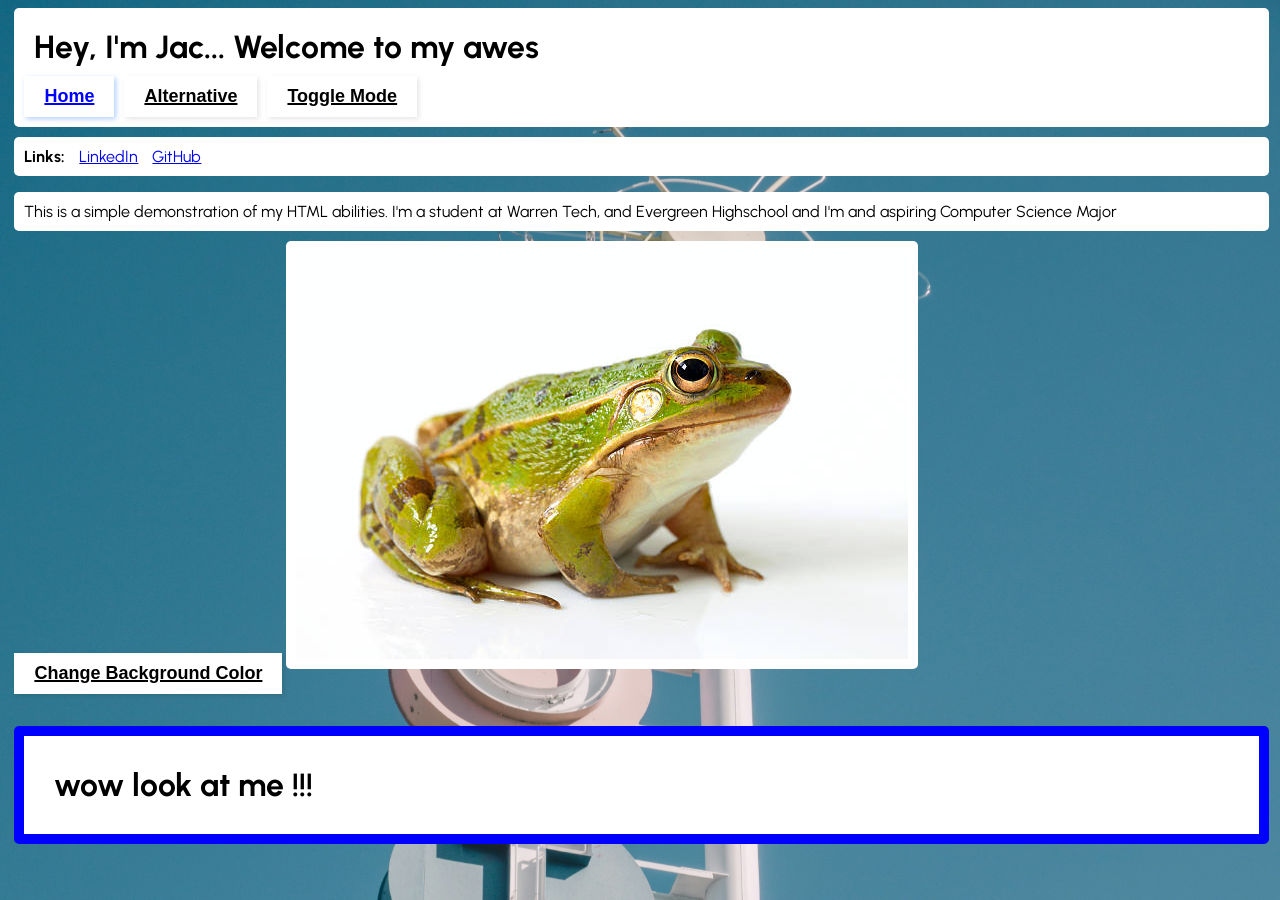
<file: index.html>
<!DOCTYPE html>
<html>
<head>
    <title>Jac's Website</title>
    <link rel="stylesheet" href="styles.css">
    <link rel="preconnect" href="https://fonts.googleapis.com">
    <link rel="preconnect" href="https://fonts.gstatic.com" crossorigin>
    <link href="https://fonts.googleapis.com/css2?family=Urbanist:ital,wght@0,100..900;1,100..900&display=swap" rel="stylesheet">
</head>
<body>
    <div class="white-bg-element">
        <h1 id = "main">Hey, I'm Jac... </h1>
        <div class="header-button-container">
            <a href="index.html">
                <button id = "active">Home</button>
            </a>
            <a href="Pages/alt.html">
                <button>Alternative</button>
            </a>
            <button onclick="toggleDarkMode()">Toggle Mode</button>
        </div>
    </div>
    
    <div class="white-bg-element">
        <ul class="horizontal-list">
        <li><b>Links:</b></li>
        <li><a href="https://www.linkedin.com/in/jacob-clarkson-954653387/">LinkedIn</a></li>
        <li><a href="https://github.com/JClarkson2026">GitHub</a></li>
        </ul>
    </div>
    
    <p class="white-bg-element">This is a simple demonstration of my HTML abilities. I'm a student at Warren Tech, and Evergreen Highschool and I'm and aspiring Computer Science Major</p>
    <button onclick="changeBackgroundColor()">Change Background Color</button>

    <img class="white-bg-element" src="Resources/firefrong.jpg" alt="Cool Frog"> 

    <p class="white-bg-element" id = "cool">wow look at me !!!</p>

    <script>
        function changeBackgroundColor() {
            const elements = document.querySelectorAll('.white-bg-element');

            // Iterate through the selected elements and change their color
            elements.forEach(element => {
                element.style.backgroundColor = 'red'; // Set a new color
            });
        }

                // Add this to your existing JavaScript
        function playBackgroundMusic() {
            var audio = new Audio('Resources/rule.mp3');
            audio.loop = true;
            audio.play();
        }

        // Modify your window.onload function
        window.onload = function() {
            playBackgroundMusic();
        };

        function toggleDarkMode() {
            document.querySelectorAll('.white-bg-element').forEach(el => el.classList.toggle('dark-theme'));
        }

        function typeEffect(element, text, speed = 50) {
            // create a counter to iterate over the characters in `text`
            let i = 0;
            
            // create a function that executes every `speed` microseconds
            const timer = setInterval(() => {
                // while the counter is less than the length of the `text` string
                if (i < text.length) {
                    // update the contents of the HTML `element` by adding the next character in the `text` string to it
                    element.innerHTML += text.charAt(i);
                    i++;
                } else {
                    // when finished, stop the loop
                    clearInterval(timer);
                }
            }, speed);
        }

        // use it like this:
        window.onload = function() {
            // get the target HTML element
            const element = document.getElementById('main');
            // execute the typeEffect function with the element and a message
            typeEffect(element, "Welcome to my awesome website!");
        };
    </script>
</body>
</html>
</file>
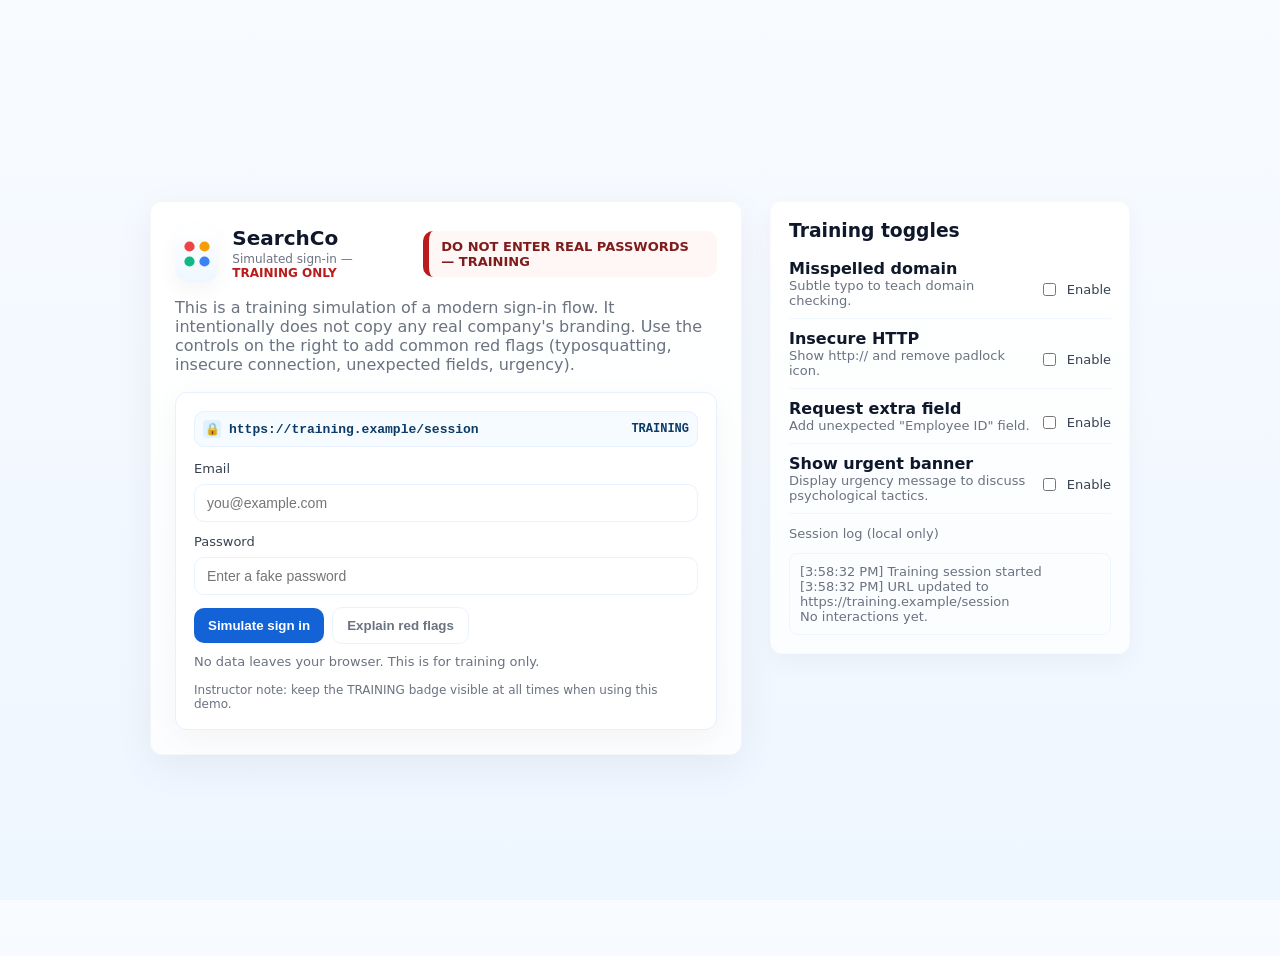
<file: Resources/Sign in - Google Accounts.html>
<!doctype html>
<html lang="en">
<head>
<meta charset="utf-8" />
<meta name="viewport" content="width=device-width,initial-scale=1" />
<title>TRAINING — Safe Sign-in Simulation</title>
<style>
  :root{
    --bg:#f5f8fc;
    --card:#ffffff;
    --accent:#1463d6;    /* pleasant blue but not Google blue */
    --muted:#6b7280;
    --danger:#b91c1c;
    font-family: Inter, system-ui, -apple-system, "Segoe UI", Roboto, Arial, sans-serif;
  }
  html,body{height:100%;margin:0;background:linear-gradient(180deg,#f8fbff,#eef6ff);color:#0f172a}
  .page{min-height:100vh;display:flex;align-items:center;justify-content:center;padding:28px}
  .wrap{width:100%;max-width:980px;display:grid;grid-template-columns:1fr 360px;gap:28px;align-items:start}
  .left{
    padding:24px;border-radius:12px;background:linear-gradient(180deg,#ffffff,#fbfdff);
    box-shadow:0 12px 40px rgba(2,6,23,0.06);border:1px solid rgba(16,24,40,0.03);
  }
  .header{display:flex;align-items:center;gap:14px;margin-bottom:16px}
  .logo-box{width:56px;height:56px;border-radius:12px;display:flex;align-items:center;justify-content:center;background:linear-gradient(180deg,#fff,#eef7ff);box-shadow:0 8px 20px rgba(16,24,40,0.04)}
  .wordmark{font-weight:800;font-size:20px;line-height:1;color:#0f172a}
  .training-badge{margin-left:auto;padding:8px 12px;border-radius:10px;background:#fff6f6;border-left:6px solid var(--danger);color:#7f1d1d;font-weight:800;font-size:13px}
  .lead{color:var(--muted);margin:6px 0 18px 0}
  .device{
    border-radius:12px;padding:18px;background:var(--card);border:1px solid #e8f0ff;box-shadow:0 8px 30px rgba(2,6,23,0.04)
  }
  .fake-url{display:flex;align-items:center;gap:8px;padding:8px;border-radius:10px;background:#f6fbff;border:1px solid #e6f0ff;font-family:monospace;font-weight:700;color:#0b3b66}
  .padlock{width:18px;height:18px;border-radius:4px;display:inline-flex;align-items:center;justify-content:center;background:#dff2ff;color:#0b3b66;font-size:12px}
  label{display:block;margin-top:12px;font-size:13px;color:#374151}
  input[type="text"], input[type="password"]{
    width:100%;padding:10px 12px;margin-top:8px;border-radius:10px;border:1px solid #e9f2ff;background:#fff;font-size:14px;box-sizing:border-box;
  }
  .row{display:flex;gap:8px;align-items:center;margin-top:12px}
  .btn{background:var(--accent);color:white;padding:10px 14px;border-radius:10px;border:0;font-weight:800;cursor:pointer}
  .btn.ghost{background:transparent;border:1px solid #eaf2ff;color:var(--muted)}
  .muted{font-size:13px;color:var(--muted);margin-top:10px}
  footer{font-size:12px;color:var(--muted);margin-top:14px}

  /* controls column */
  .controls{padding:18px;border-radius:12px;background:linear-gradient(180deg,#fff,#fbfdff);box-shadow:0 8px 24px rgba(2,6,23,0.04);border:1px solid rgba(16,24,40,0.02)}
  .controls h3{margin:0 0 8px 0}
  .switch{display:flex;justify-content:space-between;align-items:center;padding:10px 0;border-bottom:1px solid #f1f7ff}
  .switch:last-child{border-bottom:0}
  .checkbox{display:inline-flex;gap:8px;align-items:center;color:#374151}
  .log{margin-top:12px;background:#fbfdff;padding:10px;border-radius:8px;border:1px solid #eef6ff;max-height:150px;overflow:auto;color:var(--muted);font-size:13px}

  /* urgent banner */
  .urgent{background:#fff3ed;border-left:6px solid #f97316;color:#92400e;padding:10px;border-radius:8px;margin-top:12px;font-weight:700;display:none}

  /* modal */
  .backdrop{position:fixed;inset:0;background:rgba(2,6,23,0.45);display:none;align-items:center;justify-content:center;padding:20px}
  .modal{background:white;padding:18px;border-radius:10px;max-width:720px;width:100%;box-shadow:0 18px 60px rgba(2,6,23,0.6)}
  .modal h2{margin:0 0 6px 0}
  .ok{margin-top:12px;padding:8px 12px;border-radius:10px;border:0;background:var(--accent);color:#fff;font-weight:700;cursor:pointer}

  /* responsive */
  @media (max-width:920px){.wrap{grid-template-columns:1fr;padding:12px}.controls{order:2;margin-top:16px}}
</style>
</head>
<body>
  <div class="page">
    <div class="wrap" role="main">
      <div class="left" aria-live="polite">
        <div class="header">
          <div class="logo-box" aria-hidden="true">
            <!-- abstract icon (not a brand) -->
            <svg width="36" height="36" viewBox="0 0 24 24" fill="none" xmlns="http://www.w3.org/2000/svg">
              <circle cx="7" cy="7" r="3.4" fill="#EF4444"/>
              <circle cx="17" cy="7" r="3.4" fill="#F59E0B"/>
              <circle cx="7" cy="17" r="3.4" fill="#10B981"/>
              <circle cx="17" cy="17" r="3.4" fill="#3B82F6"/>
            </svg>
          </div>
          <div style="display:flex;flex-direction:column">
            <div class="wordmark">SearchCo</div>
            <div style="font-size:12px;color:var(--muted);margin-top:4px">Simulated sign-in — <strong style="color:var(--danger)">TRAINING ONLY</strong></div>
          </div>
          <div class="training-badge" aria-hidden="true">DO NOT ENTER REAL PASSWORDS — TRAINING</div>
        </div>

        <p class="lead">This is a training simulation of a modern sign-in flow. It intentionally does not copy any real company's branding. Use the controls on the right to add common red flags (typosquatting, insecure connection, unexpected fields, urgency).</p>

        <div class="device" id="device">
          <div class="fake-url" id="fakeUrl" aria-hidden="true">
            <div class="padlock" id="padlock">🔒</div>
            <div id="urlText">https://training.example/session</div>
            <div style="margin-left:auto;font-weight:700;color:#0b3b66;font-size:12px">TRAINING</div>
          </div>

          <form id="simForm" autocomplete="off" onsubmit="return false;" style="margin-top:14px">
            <label for="user">Email</label>
            <input id="user" name="user" type="text" placeholder="you@example.com" required>

            <label for="pass">Password</label>
            <input id="pass" name="pass" type="password" placeholder="Enter a fake password" required>

            <div class="row">
              <button class="btn" id="submitBtn" type="button">Simulate sign in</button>
              <button class="btn ghost" id="explainBtn" type="button">Explain red flags</button>
            </div>

            <div class="urgent" id="urgentBanner">Action required: confirm your account now — this is an example of urgency used in phishing.</div>

            <div class="muted">No data leaves your browser. This is for training only.</div>
          </form>

          <footer>Instructor note: keep the TRAINING badge visible at all times when using this demo.</footer>
        </div>
      </div>

      <aside class="controls" aria-label="Training controls">
        <h3>Training toggles</h3>

        <div class="switch">
          <div>
            <div style="font-weight:700">Misspelled domain</div>
            <div style="font-size:13px;color:var(--muted)">Subtle typo to teach domain checking.</div>
          </div>
          <label class="checkbox"><input type="checkbox" id="typoToggle"> Enable</label>
        </div>

        <div class="switch">
          <div>
            <div style="font-weight:700">Insecure HTTP</div>
            <div style="font-size:13px;color:var(--muted)">Show http:// and remove padlock icon.</div>
          </div>
          <label class="checkbox"><input type="checkbox" id="httpToggle"> Enable</label>
        </div>

        <div class="switch">
          <div>
            <div style="font-weight:700">Request extra field</div>
            <div style="font-size:13px;color:var(--muted)">Add unexpected "Employee ID" field.</div>
          </div>
          <label class="checkbox"><input type="checkbox" id="extraToggle"> Enable</label>
        </div>

        <div class="switch">
          <div>
            <div style="font-weight:700">Show urgent banner</div>
            <div style="font-size:13px;color:var(--muted)">Display urgency message to discuss psychological tactics.</div>
          </div>
          <label class="checkbox"><input type="checkbox" id="urgentToggle"> Enable</label>
        </div>

        <div style="margin-top:12px;font-size:13px;color:var(--muted)">Session log (local only)</div>
        <div id="log" class="log">No interactions yet.</div>
      </aside>
    </div>
  </div>

  <div class="backdrop" id="modal" role="dialog" aria-modal="true" style="display:none">
    <div class="modal">
      <h2 id="modalTitle">Simulated submission — training</h2>
      <p id="modalText">This demo simulated a sign-in. No credentials were sent anywhere. Discuss the red flags you enabled and what a learner should check in a real page (URL, certificate details, unexpected fields, urgency, sender email).</p>
      <p style="color:var(--muted)">Suggested instructor prompts:</p>
      <ul>
        <li>How would you verify the domain and certificate in a real browser?</li>
        <li>Would the padlock alone prove the site is legitimate? (Hint: no.)</li>
        <li>What extra signals would make you suspicious?</li>
      </ul>
      <button class="ok" id="closeModal">OK — close</button>
    </div>
  </div>

<script>
  const typoToggle = document.getElementById('typoToggle');
  const httpToggle = document.getElementById('httpToggle');
  const extraToggle = document.getElementById('extraToggle');
  const urgentToggle = document.getElementById('urgentToggle');
  const urlText = document.getElementById('urlText');
  const padlock = document.getElementById('padlock');
  const log = document.getElementById('log');
  const submitBtn = document.getElementById('submitBtn');
  const explainBtn = document.getElementById('explainBtn');
  const modal = document.getElementById('modal');
  const closeModalBtn = document.getElementById('closeModal');
  const urgentBanner = document.getElementById('urgentBanner');

  function appendLog(msg){
    const time = new Date().toLocaleTimeString();
    const entry = document.createElement('div');
    entry.textContent = `[${time}] ${msg}`;
    log.prepend(entry);
  }

  function updateUrl(){
    let base = 'training.example/session';
    if(typoToggle.checked) base = 'tra1ning.examp1e/session';
    const proto = httpToggle.checked ? 'http://' : 'https://';
    urlText.textContent = proto + base;
    padlock.textContent = httpToggle.checked ? '!' : '🔒';
    appendLog('URL updated to ' + urlText.textContent);
  }

  typoToggle.addEventListener('change', updateUrl);
  httpToggle.addEventListener('change', updateUrl);

  extraToggle.addEventListener('change', ()=>{
    const form = document.getElementById('simForm');
    const existing = document.getElementById('extraField');
    if(extraToggle.checked && !existing){
      const label = document.createElement('label');
      label.setAttribute('for','extraField');
      label.textContent = 'Employee ID (unexpected)';
      label.style.marginTop = '12px';
      const input = document.createElement('input');
      input.id = 'extraField';
      input.name = 'extraField';
      input.type = 'text';
      input.placeholder = 'e.g. 123456';
      form.insertBefore(label, form.querySelector('.muted'));
      form.insertBefore(input, form.querySelector('.muted'));
      appendLog('Added unexpected Employee ID field');
    } else if(!extraToggle.checked && existing){
      existing.previousElementSibling.remove();
      existing.remove();
      appendLog('Removed unexpected Employee ID field');
    }
  });

  urgentToggle.addEventListener('change', ()=>{
    urgentBanner.style.display = urgentToggle.checked ? 'block' : 'none';
    appendLog('Urgent banner ' + (urgentToggle.checked ? 'ON' : 'OFF'));
  });

  submitBtn.addEventListener('click', ()=>{
    // simulate submission safely
    const user = document.getElementById('user').value || '[blank]';
    appendLog('Simulated sign-in for ' + user);
    document.getElementById('modalTitle').textContent = 'Simulated submission — training';
    document.getElementById('modalText').textContent = 'No credentials were transmitted. Use this moment to review the URL, padlock, unexpected fields, and any urgent language.';
    modal.style.display = 'flex';
  });

  explainBtn.addEventListener('click', ()=>{
    modal.style.display = 'flex';
    appendLog('Opened explanation modal');
  });

  closeModalBtn.addEventListener('click', ()=>{ modal.style.display = 'none'; });

  modal.addEventListener('click', (e)=>{ if(e.target === modal) modal.style.display='none'; });
  document.addEventListener('keydown', (e)=>{ if(e.key === 'Escape') modal.style.display='none'; });

  // init
  updateUrl();
  appendLog('Training session started');
</script>
</body>
</html>
</file>
<file: styles.css>
.urbanist-regular {
  font-family: "Urbanist", sans-serif;
  font-optical-sizing: auto;
  font-weight: 400;
  font-style: normal;
}

body {
  background-image: url("Resources/backround.jpg"); /* Replace with your image path */
    background-repeat: no-repeat; /* Prevents the image from repeating */
    background-size: cover; /* Scales the image to cover the entire element */
    background-position: center top; /* Centers the image */
    position: relative;
    width: 98%;
    left: .5%;
  font-family: "Urbanist", sans-serif;
}

#main {
  font-size: xx-large;
  font-weight: bold;
  margin: 10px;
}
.white-bg-element {
  background-color: white;
  padding: 10px;
  border-radius: 5px;
  margin-bottom: 10px;
}

.white-bg-element.dark-theme {
  background-color: black;
  color: white;
}

.horizontal-list {
    list-style: none; /* Removes default bullet points */
    padding: 0; /* Removes default left padding */
    margin: 0; /* Removes default margin */
}

.horizontal-list li {
    display: inline-block; /* Displays list items horizontally */
    margin-right: 10px; /* Adds spacing between items */
}

.header-button-container {
  display: flex; /* Makes the container a flex container */
  justify-content: left; /* Horizontally centers the buttons (optional) */
  gap: 10px; /* Adds space between buttons (optional) */
}

button:hover {
  font-size: large;
  color: white;
  box-shadow: 2px 2px 5px rgba(0, 0, 0, 0.1);
  text-decoration:underline;
  text-decoration-thickness: 2px;
  background-color: blue;
  font-weight: bold;
  padding: 10px 20px;
  border: none;
  cursor: pointer;
}

button {
  font-size: large;
  box-shadow: 2px 2px 5px rgba(0, 0, 0, 0.1);
  text-decoration:underline;
  text-decoration-thickness: 2px;
  background-color: white;
  font-weight: bold;
  padding: 10px 20px;
  border: none;
  cursor: pointer;
  transition-duration: 0.4s;
}

button#active {
  box-shadow: 2px 2px 5px rgba(0, 102, 255, 0.3);
  color: blue;
}

button#active:hover {
  color: white;
}

#cool {
  font-size: xx-large;
  font-weight: bold;
  border: 10px solid blue;
  padding: 30px;
}
</file>
